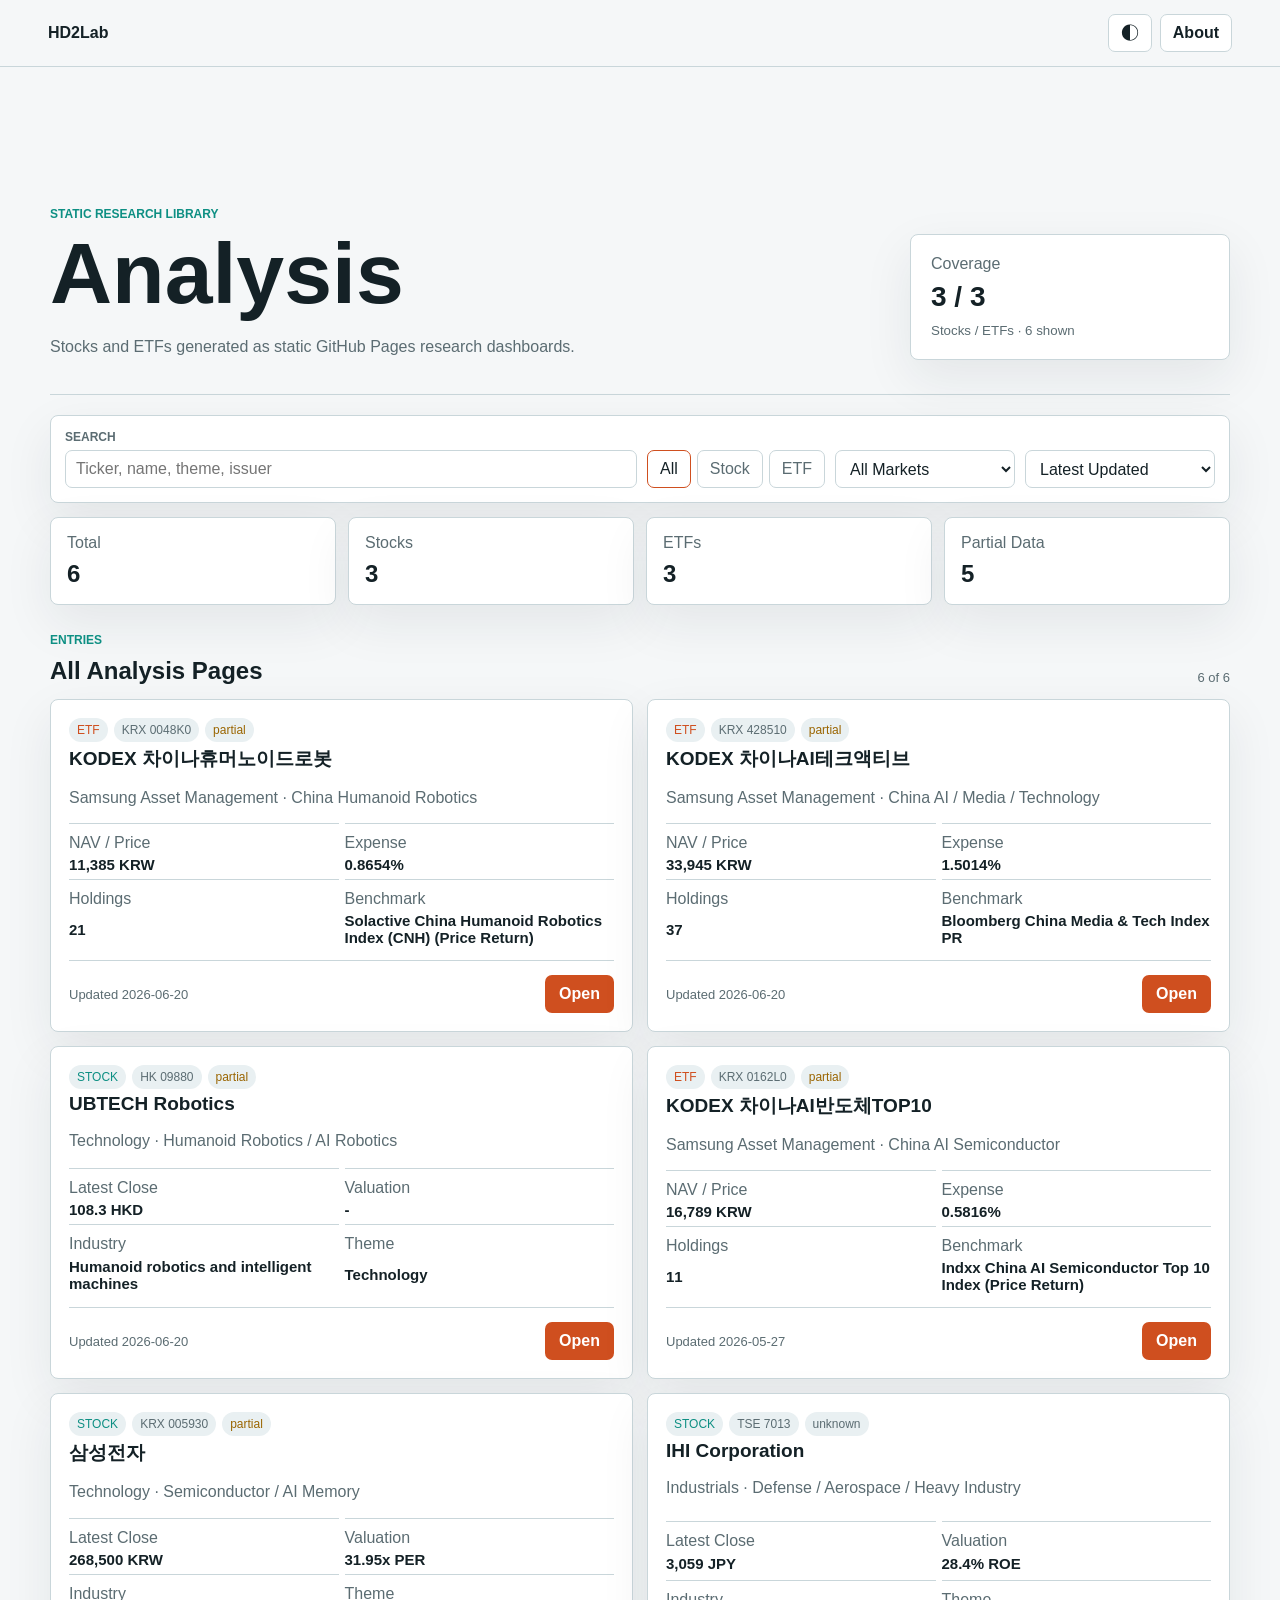
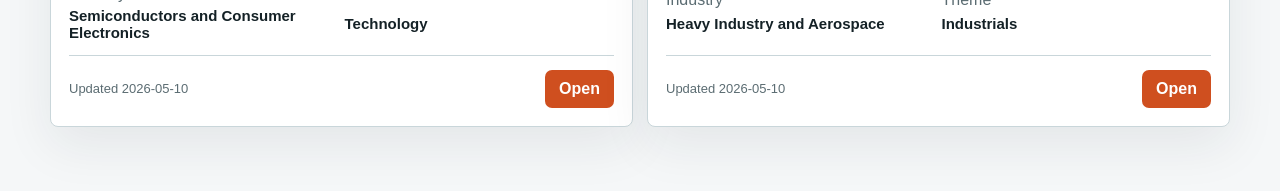
<file: analysis.html>
<!DOCTYPE html>
<html lang="ko" data-theme="dark">
<head>
    <meta charset="UTF-8">
    <meta name="viewport" content="width=device-width, initial-scale=1.0">
    <title>HD2Lab Analysis Index</title>
    <script>
        (() => {
            const saved = localStorage.getItem("analysis-theme");
            const preferred = window.matchMedia("(prefers-color-scheme: light)").matches ? "light" : "dark";
            document.documentElement.dataset.theme = saved || preferred;
        })();
    </script>
    <link rel="stylesheet" href="analysis-index.css">
</head>
<body>
    <header class="topbar">
        <a class="brand" href="index.html">HD2Lab</a>
        <nav class="nav-actions" aria-label="Analysis controls">
            <button class="icon-btn" id="themeToggle" type="button" aria-label="Toggle theme">◐</button>
            <a class="home-link" href="index.html">About</a>
        </nav>
    </header>

    <main>
        <section class="hero">
            <div>
                <p class="eyebrow">Static Research Library</p>
                <h1>Analysis</h1>
                <p class="hero-copy">Stocks and ETFs generated as static GitHub Pages research dashboards.</p>
            </div>
            <aside class="status-panel">
                <span>Coverage</span>
                <strong id="coverageCount">-</strong>
                <small id="coverageMeta">Loading manifest...</small>
            </aside>
        </section>

        <section class="toolbar" aria-label="Analysis filters">
            <div class="search-wrap">
                <label for="searchInput">Search</label>
                <input id="searchInput" type="search" placeholder="Ticker, name, theme, issuer">
            </div>
            <div class="control-group" aria-label="Asset type filter">
                <button class="seg-btn active" type="button" data-filter="asset" data-value="all">All</button>
                <button class="seg-btn" type="button" data-filter="asset" data-value="stock">Stock</button>
                <button class="seg-btn" type="button" data-filter="asset" data-value="etf">ETF</button>
            </div>
            <select id="marketFilter" aria-label="Market filter">
                <option value="all">All Markets</option>
            </select>
            <select id="sortSelect" aria-label="Sort analyses">
                <option value="updated_desc">Latest Updated</option>
                <option value="asset">Asset Type</option>
                <option value="market">Market</option>
                <option value="name">Name</option>
            </select>
        </section>

        <section class="summary-strip" aria-label="Summary">
            <article><span>Total</span><strong id="totalCount">0</strong></article>
            <article><span>Stocks</span><strong id="stockCount">0</strong></article>
            <article><span>ETFs</span><strong id="etfCount">0</strong></article>
            <article><span>Partial Data</span><strong id="partialCount">0</strong></article>
        </section>

        <section class="content-head">
            <div>
                <p class="eyebrow">Entries</p>
                <h2 id="resultTitle">All Analysis Pages</h2>
            </div>
            <span id="resultMeta">-</span>
        </section>

        <section class="card-grid" id="cardGrid" aria-live="polite"></section>
        <section class="empty-state" id="emptyState" hidden>
            <h2>No matching analysis</h2>
            <p>Try a different ticker, theme, market, or asset type.</p>
        </section>
    </main>

    <script src="analysis-index.js"></script>
</body>
</html>
</file>
<file: analysis-index.css>
:root {
    color-scheme: light dark;
    --color-bg: #f5f7f8;
    --color-surface: #ffffff;
    --color-surface-2: #e9f0f2;
    --color-text: #142126;
    --color-muted: #5b6c72;
    --color-border: #c9d6da;
    --color-accent: #cf4f1f;
    --color-accent-2: #0d8f83;
    --color-positive: #167b47;
    --color-warning: #9a6500;
    --color-negative: #c3343d;
    --shadow: 0 18px 50px rgba(20, 42, 49, 0.08);
}

[data-theme="dark"] {
    --color-bg: #081014;
    --color-surface: #111b20;
    --color-surface-2: #162329;
    --color-text: #eef6f6;
    --color-muted: #9fb3b6;
    --color-border: #28404a;
    --color-accent: #ff7a1a;
    --color-accent-2: #49c2b2;
    --color-positive: #67d391;
    --color-warning: #ffc857;
    --color-negative: #ff5a67;
    --shadow: 0 18px 50px rgba(0, 0, 0, 0.26);
}

* { box-sizing: border-box; }

body {
    margin: 0;
    font-family: Arial, "Noto Sans KR", "Noto Sans JP", sans-serif;
    background: var(--color-bg);
    color: var(--color-text);
}

a, button, input, select { font: inherit; }

.topbar {
    position: sticky;
    top: 0;
    z-index: 10;
    display: flex;
    align-items: center;
    justify-content: space-between;
    gap: 16px;
    padding: 14px clamp(18px, 4vw, 48px);
    background: color-mix(in srgb, var(--color-bg) 92%, transparent);
    border-bottom: 1px solid var(--color-border);
    backdrop-filter: blur(10px);
}

.brand,
.home-link {
    color: var(--color-text);
    text-decoration: none;
    font-weight: 700;
}

.nav-actions {
    display: flex;
    gap: 8px;
    align-items: center;
}

.home-link,
.icon-btn,
.seg-btn,
select,
input {
    min-height: 38px;
    border: 1px solid var(--color-border);
    border-radius: 7px;
    background: var(--color-surface);
    color: var(--color-text);
}

.home-link {
    display: inline-flex;
    align-items: center;
    padding: 0 12px;
}

.icon-btn {
    min-width: 44px;
    cursor: pointer;
    font-size: 18px;
}

main {
    width: min(1180px, calc(100% - 32px));
    margin: 0 auto;
    padding: 28px 0 64px;
}

.hero {
    min-height: 300px;
    display: grid;
    grid-template-columns: minmax(0, 1fr) 320px;
    gap: 28px;
    align-items: end;
    padding: 54px 0 34px;
    border-bottom: 1px solid var(--color-border);
}

.eyebrow {
    margin: 0 0 10px;
    color: var(--color-accent-2);
    font-size: 12px;
    font-weight: 700;
    text-transform: uppercase;
    letter-spacing: 0;
}

h1, h2, h3, p { overflow-wrap: anywhere; }

h1 {
    margin: 0;
    font-size: clamp(44px, 8vw, 86px);
    line-height: 0.98;
    letter-spacing: 0;
}

h2 {
    margin: 0;
    font-size: 24px;
}

h3 {
    margin: 0 0 10px;
    font-size: 19px;
}

.hero-copy {
    max-width: 760px;
    margin: 18px 0 0;
    color: var(--color-muted);
    line-height: 1.65;
}

.status-panel,
.toolbar,
.summary-strip article,
.analysis-card,
.empty-state {
    border: 1px solid var(--color-border);
    border-radius: 8px;
    background: var(--color-surface);
    box-shadow: var(--shadow);
}

.status-panel {
    padding: 20px;
}

.status-panel span,
.status-panel small,
.summary-strip span,
.card-meta,
.detail-row span {
    color: var(--color-muted);
}

.status-panel strong {
    display: block;
    margin: 8px 0;
    font-size: 28px;
}

.toolbar {
    display: grid;
    grid-template-columns: minmax(220px, 1fr) auto 180px 190px;
    gap: 10px;
    align-items: end;
    padding: 14px;
    margin: 20px 0 14px;
}

.search-wrap {
    display: grid;
    gap: 6px;
}

.search-wrap label {
    color: var(--color-muted);
    font-size: 12px;
    font-weight: 700;
    text-transform: uppercase;
}

input,
select {
    width: 100%;
    padding: 8px 10px;
}

.control-group {
    display: flex;
    gap: 6px;
}

.seg-btn {
    padding: 8px 12px;
    color: var(--color-muted);
    cursor: pointer;
}

.seg-btn.active,
.seg-btn:hover,
.icon-btn:hover,
.home-link:hover,
input:focus,
select:focus {
    border-color: var(--color-accent);
    color: var(--color-text);
    outline: none;
}

.summary-strip {
    display: grid;
    grid-template-columns: repeat(4, minmax(0, 1fr));
    gap: 12px;
    margin-bottom: 24px;
}

.summary-strip article {
    padding: 16px;
}

.summary-strip strong {
    display: block;
    margin-top: 8px;
    font-size: 24px;
}

.content-head {
    display: flex;
    justify-content: space-between;
    align-items: end;
    gap: 16px;
    margin: 28px 0 14px;
}

#resultMeta {
    color: var(--color-muted);
    font-size: 13px;
}

.card-grid {
    display: grid;
    grid-template-columns: repeat(2, minmax(0, 1fr));
    gap: 14px;
}

.analysis-card {
    padding: 18px;
    min-height: 280px;
    display: grid;
    gap: 14px;
}

.card-top {
    display: flex;
    justify-content: space-between;
    gap: 12px;
    align-items: start;
}

.badge-row,
.detail-grid {
    display: flex;
    flex-wrap: wrap;
    gap: 6px;
}

.pill {
    display: inline-flex;
    align-items: center;
    max-width: 100%;
    padding: 5px 8px;
    border-radius: 999px;
    background: var(--color-surface-2);
    color: var(--color-muted);
    font-size: 12px;
}

.pill.stock { color: var(--color-accent-2); }
.pill.etf { color: var(--color-accent); }
.pill.complete { color: var(--color-positive); }
.pill.partial { color: var(--color-warning); }
.pill.failed,
.pill.unavailable { color: var(--color-negative); }

.card-title {
    display: grid;
    gap: 4px;
}

.card-title a {
    color: var(--color-text);
    text-decoration: none;
}

.card-title a:hover {
    color: var(--color-accent-2);
}

.card-subtitle {
    color: var(--color-muted);
    line-height: 1.45;
}

.detail-grid {
    display: grid;
    grid-template-columns: repeat(2, minmax(0, 1fr));
}

.detail-row {
    border-top: 1px solid var(--color-border);
    padding-top: 10px;
    display: grid;
    gap: 4px;
    min-width: 0;
}

.detail-row strong {
    font-size: 15px;
}

.card-actions {
    align-self: end;
    display: flex;
    justify-content: space-between;
    gap: 10px;
    align-items: center;
    border-top: 1px solid var(--color-border);
    padding-top: 14px;
}

.open-link {
    display: inline-flex;
    align-items: center;
    min-height: 38px;
    padding: 0 14px;
    border-radius: 7px;
    background: var(--color-accent);
    color: #fff;
    text-decoration: none;
    font-weight: 700;
}

.raw-state {
    color: var(--color-muted);
    font-size: 13px;
}

.empty-state {
    margin-top: 18px;
    padding: 34px;
    text-align: center;
}

.empty-state p {
    color: var(--color-muted);
}

@media (max-width: 900px) {
    .hero,
    .toolbar,
    .card-grid {
        grid-template-columns: 1fr;
    }

    .toolbar {
        align-items: stretch;
    }

    .control-group {
        overflow-x: auto;
    }
}

@media (max-width: 640px) {
    .topbar,
    .content-head {
        align-items: start;
        flex-direction: column;
    }

    .summary-strip,
    .detail-grid {
        grid-template-columns: 1fr;
    }

    .card-actions,
    .card-top {
        align-items: start;
        flex-direction: column;
    }
}
</file>
